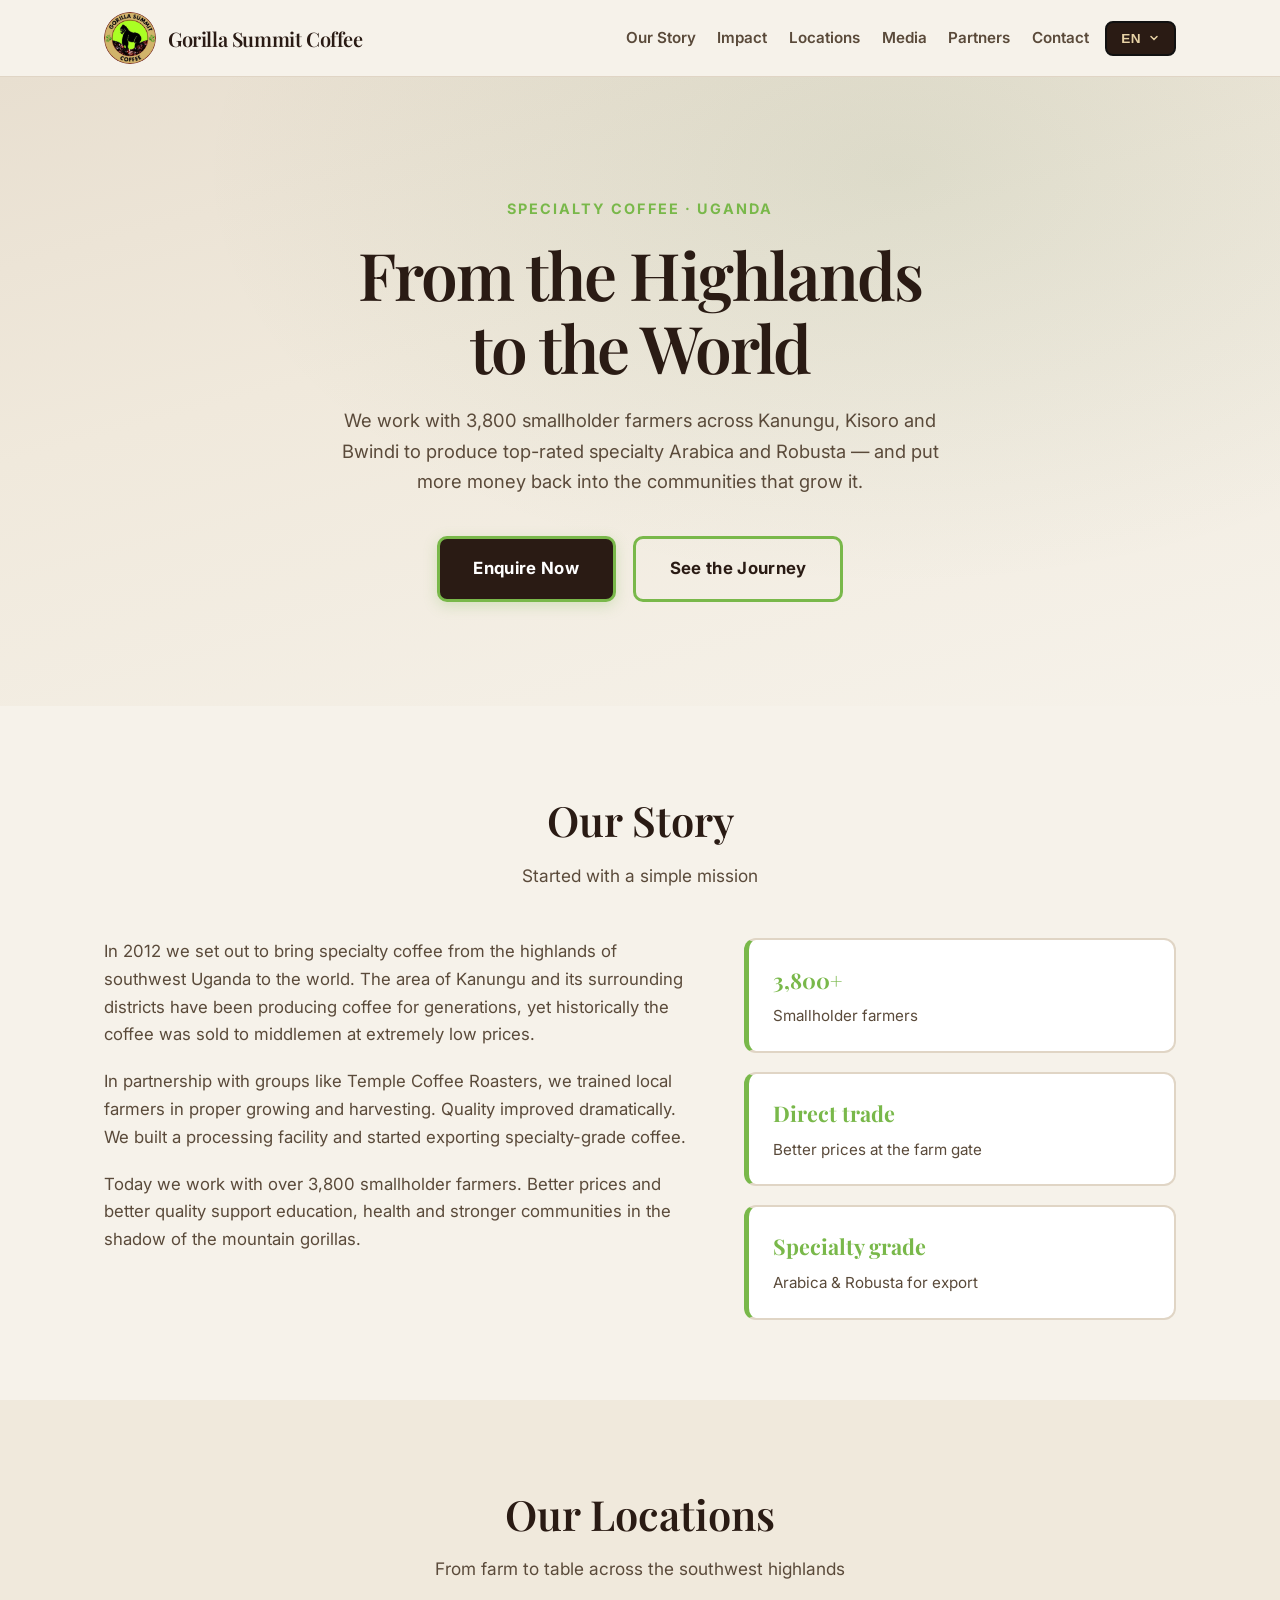
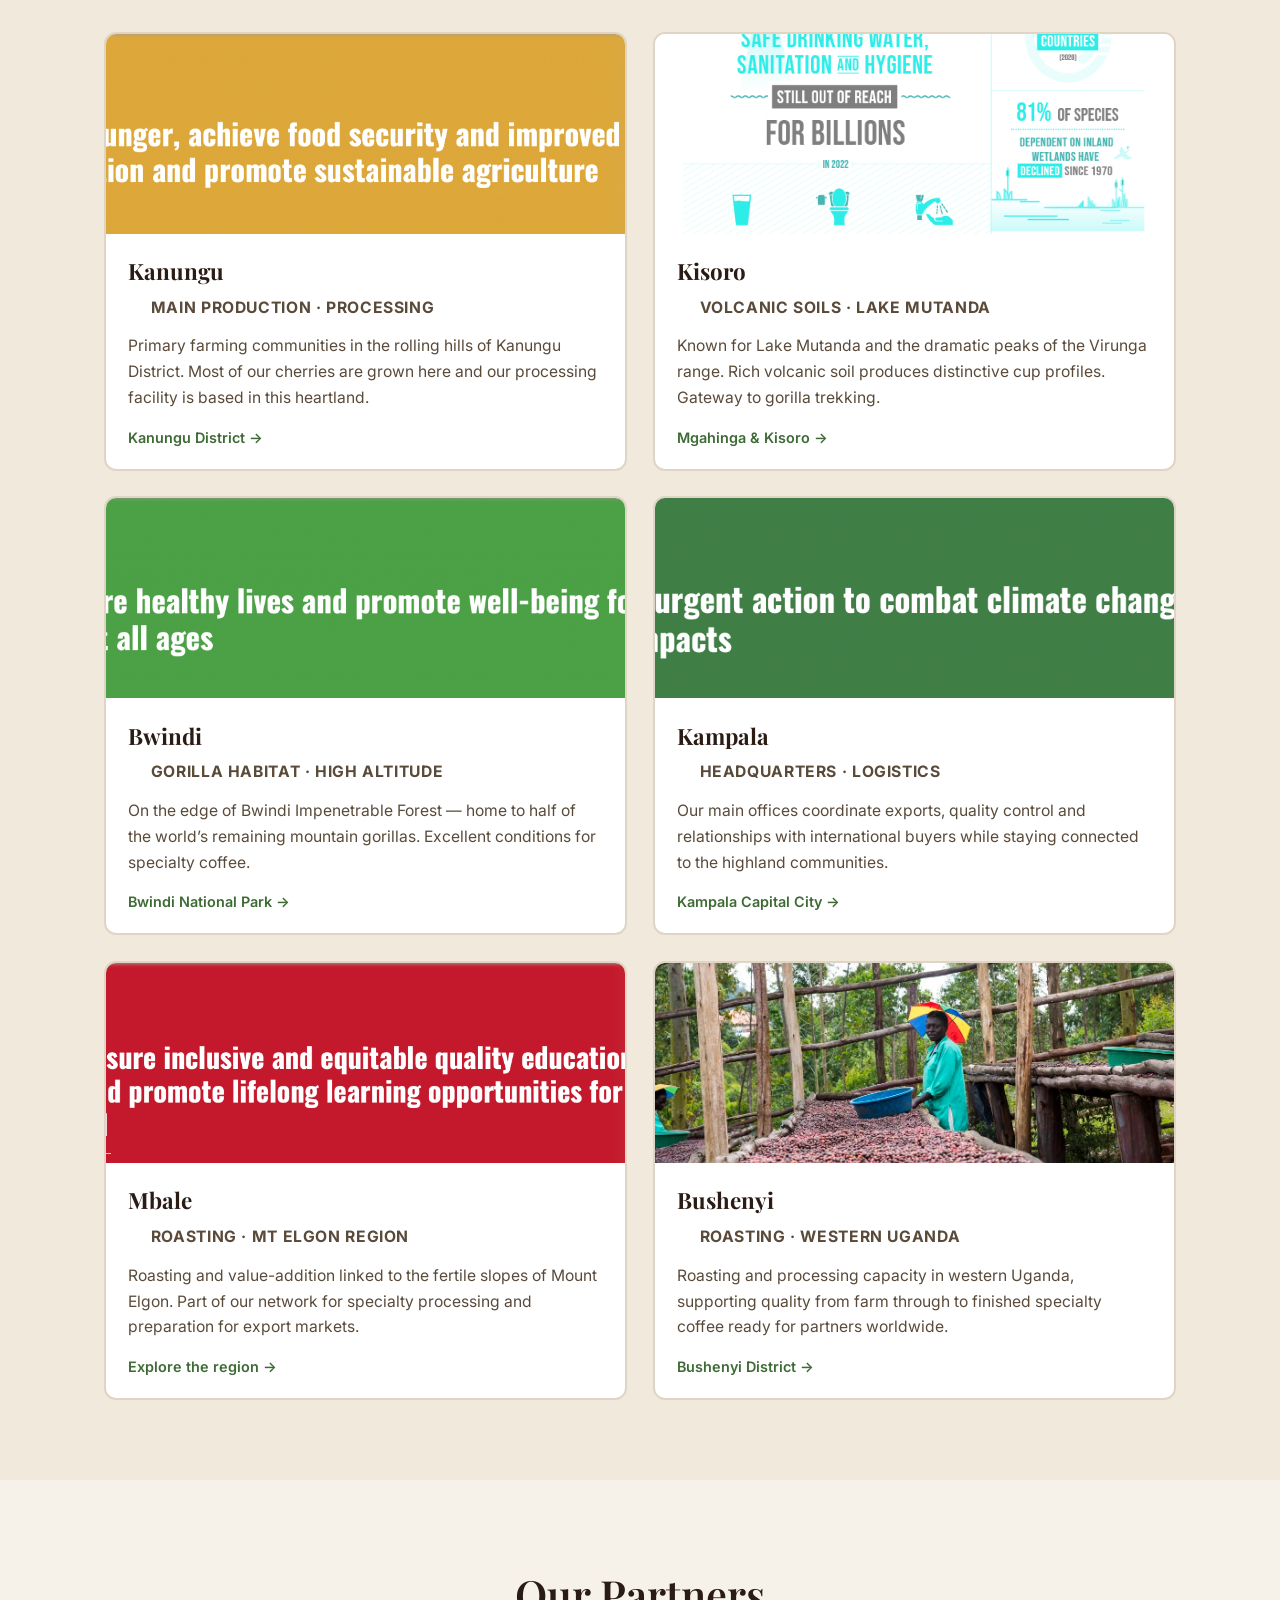
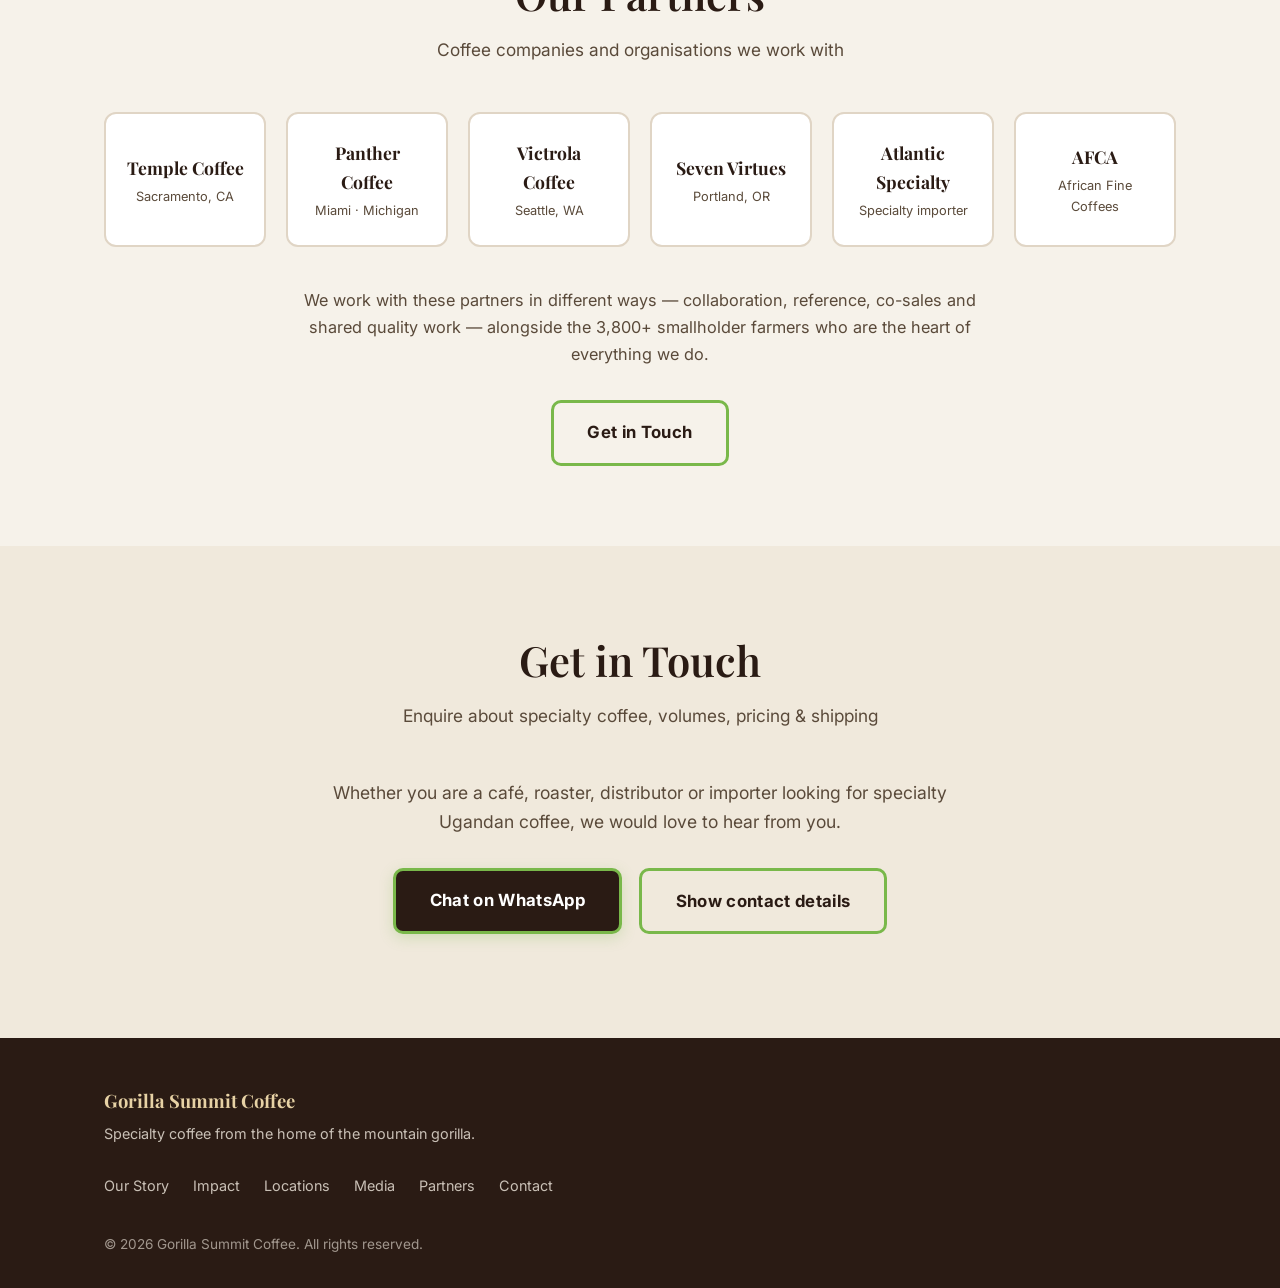
<file: index.html>
<!DOCTYPE html>
<html lang="en">
<head>
  <meta charset="UTF-8">
  <meta name="viewport" content="width=device-width, initial-scale=1.0">
  <title>Gorilla Summit Coffee | Specialty Coffee from Uganda</title>
  <meta name="description" content="Gorilla Summit Coffee – specialty Arabica and Robusta from 3,800 smallholder farmers in the highlands of Kanungu, Kisoro and Bwindi, Uganda.">
  <meta property="og:title" content="Gorilla Summit Coffee | Specialty Coffee from Uganda">
  <meta property="og:description" content="Specialty Arabica and Robusta from 3,800 smallholder farmers in the highlands of southwest Uganda.">
  <meta property="og:type" content="website">
  <link rel="stylesheet" href="styles.css">
  <link rel="preconnect" href="https://fonts.googleapis.com">
  <link rel="preconnect" href="https://fonts.gstatic.com" crossorigin>
  <link href="https://fonts.googleapis.com/css2?family=Playfair+Display:wght@500;600;700&family=Inter:wght@400;500;600&display=swap" rel="stylesheet">
  <link rel="icon" href="assets/images/logo.png" type="image/png">
</head>
<body>
  <header class="header">
    <div class="container header-inner">
      <a href="index.html" class="logo">
        <img src="assets/images/logo.png" alt="Gorilla Summit Coffee" class="logo-img" width="52" height="52">
        <span>Gorilla Summit Coffee</span>
      </a>
      <div class="header-right">
        <nav class="nav" id="main-nav">
          <a href="index.html#about" data-i18n="nav-about">Our Story</a>
          <a href="impact.html" data-i18n="nav-impact">Impact</a>
          <a href="index.html#locations" data-i18n="nav-locations">Locations</a>
          <a href="media.html" data-i18n="nav-media">Media</a>
          <a href="index.html#partners" data-i18n="nav-partners">Partners</a>
          <a href="index.html#contact" data-i18n="nav-contact">Contact</a>
        </nav>
        <div class="lang-switcher">
          <button class="lang-btn" id="lang-btn" aria-label="Change language">
            <span id="current-lang">EN</span>
            <svg width="12" height="12" viewBox="0 0 12 12" fill="none"><path d="M3 4.5L6 7.5L9 4.5" stroke="currentColor" stroke-width="1.5" stroke-linecap="round"/></svg>
          </button>
          <div class="lang-dropdown" id="lang-dropdown">
            <button class="lang-option active" data-lang="en">English</button>
            <button class="lang-option" data-lang="zh">中文</button>
            <button class="lang-option" data-lang="ar">العربية</button>
            <button class="lang-option" data-lang="fr">Français</button>
            <button class="lang-option" data-lang="it">Italiano</button>
            <button class="lang-option" data-lang="ja">日本語</button>
          </div>
        </div>
        <button class="nav-toggle" id="nav-toggle" aria-label="Menu"><span></span><span></span><span></span></button>
      </div>
    </div>
  </header>

  <section class="hero">
    <div class="hero-overlay"></div>
    <div class="container hero-content">
      <p class="hero-eyebrow" data-i18n="hero-eyebrow">Specialty Coffee · Uganda</p>
      <h1 data-i18n="hero-title">From the Highlands<br>to the World</h1>
      <p class="hero-subtitle" data-i18n="hero-subtitle">We work with 3,800 smallholder farmers across Kanungu, Kisoro and Bwindi to produce top-rated specialty Arabica and Robusta — and put more money back into the communities that grow it.</p>
      <div class="hero-actions">
        <a href="#contact" class="btn" data-i18n="btn-enquire">Enquire Now</a>
        <a href="media.html" class="btn btn-outline" data-i18n="btn-journey">See the Journey</a>
      </div>
    </div>
  </section>

  <section id="about" class="section">
    <div class="container">
      <div class="section-header">
        <h2 data-i18n="about-title">Our Story</h2>
        <p data-i18n="about-subtitle">Started with a simple mission</p>
      </div>
      <div class="about-grid">
        <div class="about-text">
          <p data-i18n="about-p1">In 2012 we set out to bring specialty coffee from the highlands of southwest Uganda to the world. The area of Kanungu and its surrounding districts have been producing coffee for generations, yet historically the coffee was sold to middlemen at extremely low prices.</p>
          <p data-i18n="about-p2">In partnership with groups like Temple Coffee Roasters, we trained local farmers in proper growing and harvesting. Quality improved dramatically. We built a processing facility and started exporting specialty-grade coffee.</p>
          <p data-i18n="about-p3">Today we work with over 3,800 smallholder farmers. Better prices and better quality support education, health and stronger communities in the shadow of the mountain gorillas.</p>
        </div>
        <div class="about-highlights">
          <div class="highlight"><strong>3,800+</strong><span data-i18n="highlight-farmers">Smallholder farmers</span></div>
          <div class="highlight"><strong data-i18n="highlight-trade">Direct trade</strong><span data-i18n="highlight-prices">Better prices at the farm gate</span></div>
          <div class="highlight"><strong data-i18n="highlight-grade">Specialty grade</strong><span data-i18n="highlight-arabica">Arabica & Robusta for export</span></div>
        </div>
      </div>
    </div>
  </section>

  <section id="locations" class="section section-alt">
    <div class="container">
      <div class="section-header">
        <h2 data-i18n="locations-title">Our Locations</h2>
        <p data-i18n="locations-subtitle">From farm to table across the southwest highlands</p>
      </div>
      <div class="locations-grid">
        <article class="location-card">
          <img src="assets/images/image_023.png" alt="Coffee farms in Kanungu" loading="lazy">
          <h3>Kanungu</h3>
          <p class="location-tag">Main production · Processing</p>
          <p>Primary farming communities in the rolling hills of Kanungu District. Most of our cherries are grown here and our processing facility is based in this heartland.</p>
          <a class="card-link" href="https://kanungu.go.ug/" target="_blank" rel="noopener">Kanungu District →</a>
        </article>
        <article class="location-card">
          <img src="assets/images/image_025.jpg" alt="Kisoro highlands and volcanic soils" loading="lazy">
          <h3>Kisoro</h3>
          <p class="location-tag">Volcanic soils · Lake Mutanda</p>
          <p>Known for Lake Mutanda and the dramatic peaks of the Virunga range. Rich volcanic soil produces distinctive cup profiles. Gateway to gorilla trekking.</p>
          <a class="card-link" href="https://www.ugandawildlife.org/explore-our-parks/parks-by-name-a-z/mgahinga-gorilla-national-park" target="_blank" rel="noopener">Mgahinga & Kisoro →</a>
        </article>
        <article class="location-card">
          <img src="assets/images/image_038.png" alt="Bwindi area coffee and forest" loading="lazy">
          <h3>Bwindi</h3>
          <p class="location-tag">Gorilla habitat · High altitude</p>
          <p>On the edge of Bwindi Impenetrable Forest — home to half of the world’s remaining mountain gorillas. Excellent conditions for specialty coffee.</p>
          <a class="card-link" href="https://www.ugandawildlife.org/explore-our-parks/parks-by-name-a-z/bwindi-impenetrable-national-park" target="_blank" rel="noopener">Bwindi National Park →</a>
        </article>
        <article class="location-card">
          <img src="assets/images/image_041.png" alt="Kampala logistics and HQ" loading="lazy">
          <h3>Kampala</h3>
          <p class="location-tag">Headquarters · Logistics</p>
          <p>Our main offices coordinate exports, quality control and relationships with international buyers while staying connected to the highland communities.</p>
          <a class="card-link" href="https://www.kcca.go.ug/" target="_blank" rel="noopener">Kampala Capital City →</a>
        </article>
        <article class="location-card">
          <img src="assets/images/image_096.png" alt="Roasting and value addition" loading="lazy">
          <h3>Mbale</h3>
          <p class="location-tag">Roasting · Mt Elgon region</p>
          <p>Roasting and value-addition linked to the fertile slopes of Mount Elgon. Part of our network for specialty processing and preparation for export markets.</p>
          <a class="card-link" href="https://www.ugandawildlife.org/" target="_blank" rel="noopener">Explore the region →</a>
        </article>
        <article class="location-card">
          <img src="assets/images/image_097.jpeg" alt="Western Uganda processing" loading="lazy">
          <h3>Bushenyi</h3>
          <p class="location-tag">Roasting · Western Uganda</p>
          <p>Roasting and processing capacity in western Uganda, supporting quality from farm through to finished specialty coffee ready for partners worldwide.</p>
          <a class="card-link" href="https://www.bushenyi.go.ug/" target="_blank" rel="noopener">Bushenyi District →</a>
        </article>
      </div>
    </div>
  </section>

  <section id="partners" class="section">
    <div class="container">
      <div class="section-header">
        <h2 data-i18n="partners-title">Our Partners</h2>
        <p data-i18n="partners-subtitle">Coffee companies and organisations we work with</p>
      </div>
      <div class="partners-logos">
        <a class="partner-logo-card" href="https://templecoffee.com" target="_blank" rel="noopener"><strong>Temple Coffee</strong><span>Sacramento, CA</span></a>
        <a class="partner-logo-card" href="https://panthercoffee.com" target="_blank" rel="noopener"><strong>Panther Coffee</strong><span>Miami · Michigan</span></a>
        <a class="partner-logo-card" href="https://victrolacoffee.com" target="_blank" rel="noopener"><strong>Victrola Coffee</strong><span>Seattle, WA</span></a>
        <a class="partner-logo-card" href="https://sevenvirtuespdx.com" target="_blank" rel="noopener"><strong>Seven Virtues</strong><span>Portland, OR</span></a>
        <a class="partner-logo-card" href="https://atlanticspecialtycoffee.com" target="_blank" rel="noopener"><strong>Atlantic Specialty</strong><span>Specialty importer</span></a>
        <a class="partner-logo-card" href="https://afca.coffee" target="_blank" rel="noopener"><strong>AFCA</strong><span>African Fine Coffees</span></a>
      </div>
      <div class="partners-note">
        <p data-i18n="partners-note">We work with these partners in different ways — collaboration, reference, co-sales and shared quality work — alongside the 3,800+ smallholder farmers who are the heart of everything we do.</p>
      </div>
      <div class="partners-cta"><a href="#contact" class="btn btn-outline" data-i18n="btn-get-touch">Get in Touch</a></div>
    </div>
  </section>

  <section id="contact" class="section section-alt">
    <div class="container contact-inner">
      <div class="section-header">
        <h2 data-i18n="contact-title">Get in Touch</h2>
        <p data-i18n="contact-subtitle">Enquire about specialty coffee, volumes, pricing & shipping</p>
      </div>
      <p class="contact-intro" data-i18n="contact-intro">Whether you are a café, roaster, distributor or importer looking for specialty Ugandan coffee, we would love to hear from you.</p>
      <div class="contact-actions">
        <a href="https://wa.me/256772314778?text=Hello%20Ian%2C%20I%20am%20interested%20in%20Gorilla%20Summit%20Coffee." class="btn" target="_blank" rel="noopener" data-i18n="btn-whatsapp">Chat on WhatsApp</a>
        <button type="button" class="btn btn-outline" id="reveal-contact" data-i18n="btn-reveal">Show contact details</button>
      </div>
      <div class="contact-details hidden" id="contact-details">
        <div class="contact-person">
          <strong>Ian Abigaba</strong>
          <span class="role" data-i18n="role-main">Main contact · Farm & Sales</span>
          <p>+256 772 314 778<br><a href="mailto:ian@gorillasummitcoffee.com">ian@gorillasummitcoffee.com</a></p>
        </div>
        <div class="contact-person">
          <strong>Samuel Agaba Asiimwe</strong>
          <span class="role" data-i18n="role-comm">Communications & Web</span>
          <p>+256 778 966 385<br><a href="mailto:info@gorillasummitcoffee.com">info@gorillasummitcoffee.com</a></p>
        </div>
      </div>
    </div>
  </section>

  <footer class="footer">
    <div class="container footer-inner">
      <div class="footer-brand">
        <strong>Gorilla Summit Coffee</strong>
        <p data-i18n="footer-tagline">Specialty coffee from the home of the mountain gorilla.</p>
      </div>
      <div class="footer-links">
        <a href="index.html#about" data-i18n="nav-about">Our Story</a>
        <a href="impact.html" data-i18n="nav-impact">Impact</a>
        <a href="index.html#locations" data-i18n="nav-locations">Locations</a>
        <a href="media.html" data-i18n="nav-media">Media</a>
        <a href="index.html#partners" data-i18n="nav-partners">Partners</a>
        <a href="index.html#contact" data-i18n="nav-contact">Contact</a>
      </div>
      <p class="footer-copy">© 2026 Gorilla Summit Coffee. All rights reserved.</p>
    </div>
  </footer>

  <script src="i18n.js"></script>
  <script>
    const toggle = document.getElementById('nav-toggle');
    const nav = document.getElementById('main-nav');
    if (toggle && nav) toggle.addEventListener('click', () => nav.classList.toggle('open'));
    const langBtn = document.getElementById('lang-btn');
    const langDropdown = document.getElementById('lang-dropdown');
    if (langBtn && langDropdown) {
      langBtn.addEventListener('click', (e) => {
        e.stopPropagation();
        langDropdown.classList.toggle('open');
      });
      document.addEventListener('click', () => langDropdown.classList.remove('open'));
    }
    const revealBtn = document.getElementById('reveal-contact');
    const details = document.getElementById('contact-details');
    if (revealBtn && details) {
      revealBtn.addEventListener('click', () => {
        details.classList.toggle('hidden');
        if (details.classList.contains('hidden')) {
          revealBtn.setAttribute('data-i18n', 'btn-reveal');
          if (window.setLanguage) setLanguage(localStorage.getItem('gsc-lang') || 'en');
        } else {
          revealBtn.removeAttribute('data-i18n');
          revealBtn.textContent = 'Hide details';
        }
      });
    }
  </script>
</body>
</html>
</file>
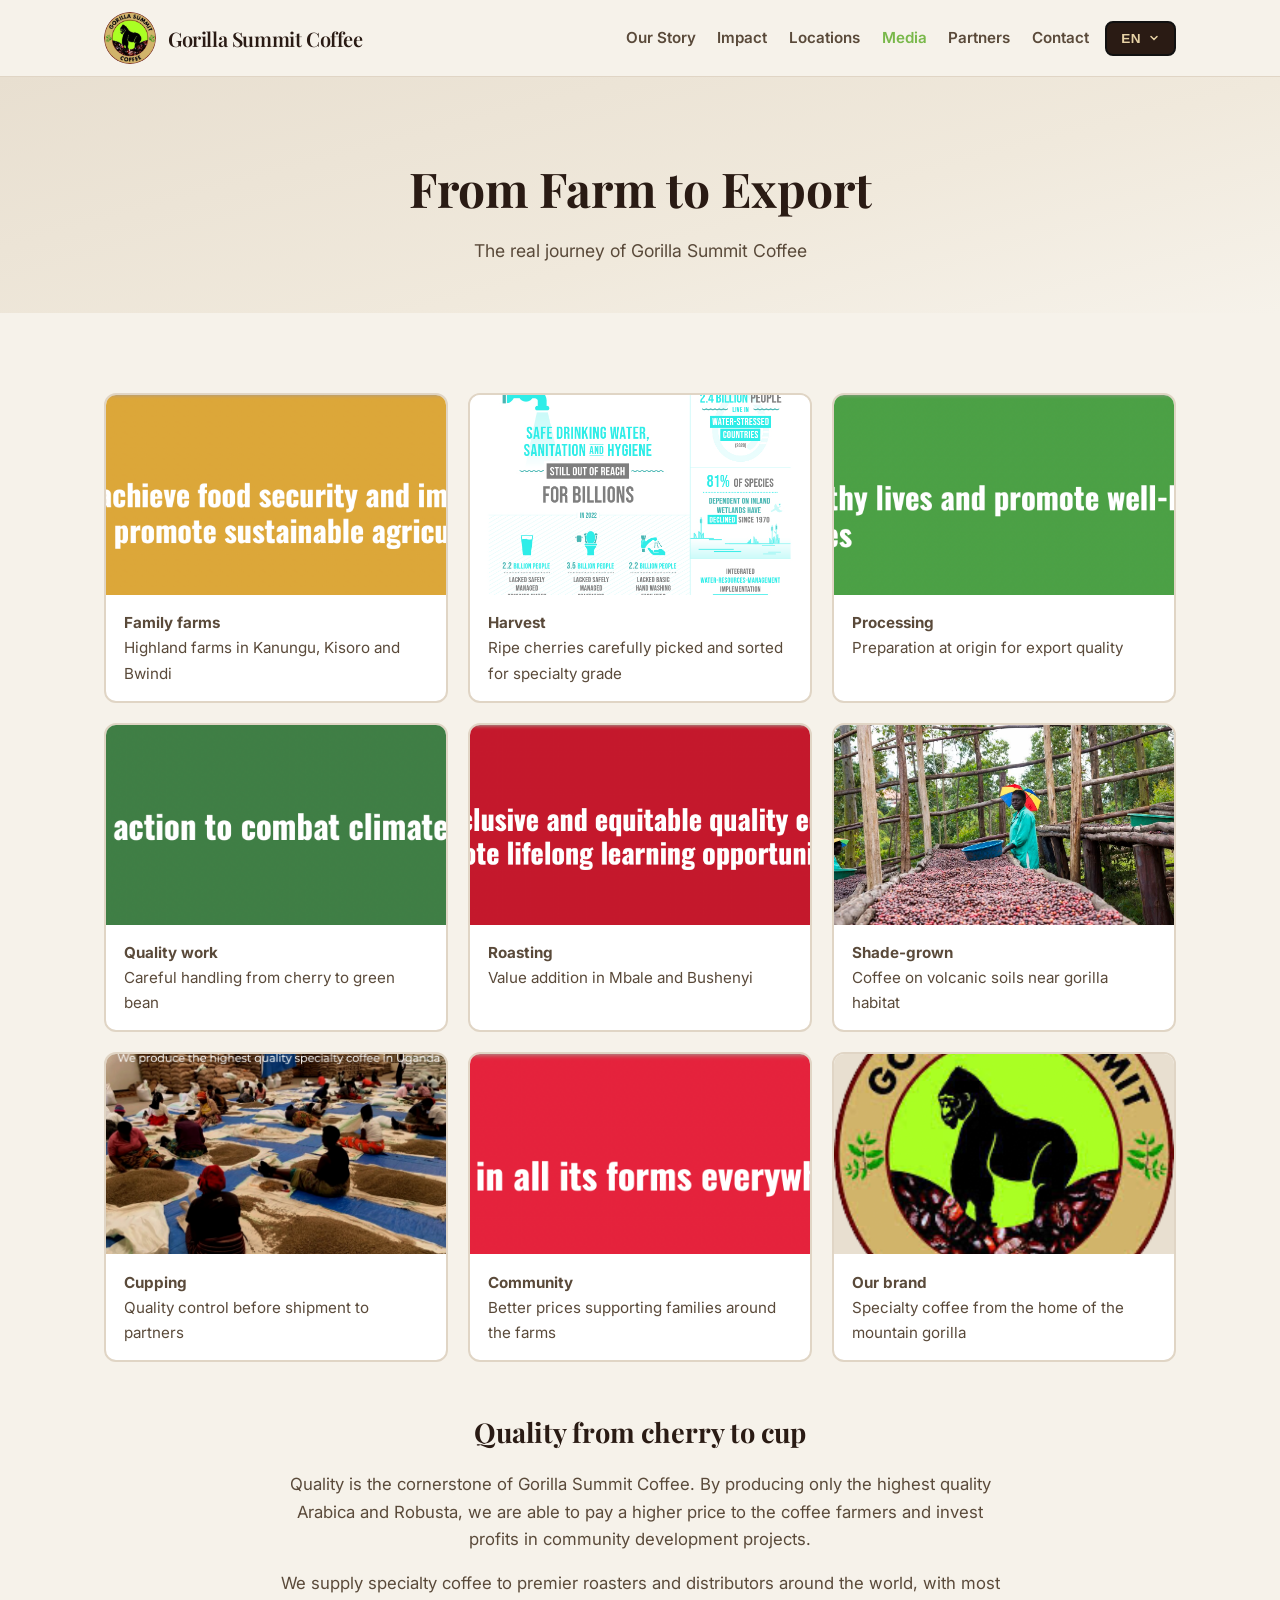
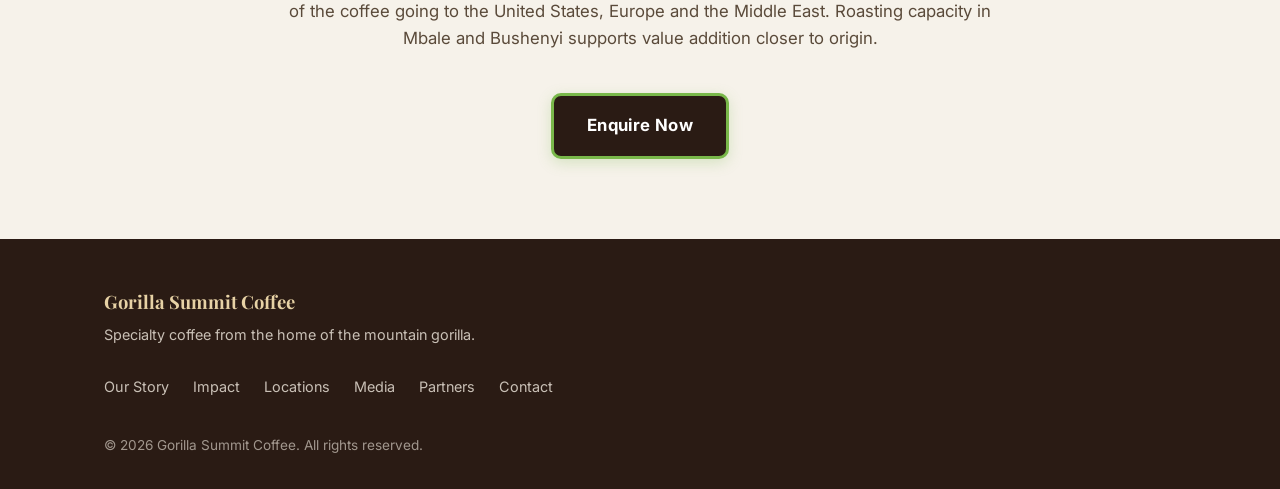
<file: media.html>
<!DOCTYPE html>
<html lang="en">
<head>
  <meta charset="UTF-8">
  <meta name="viewport" content="width=device-width, initial-scale=1.0">
  <title>From Farm to Export | Gorilla Summit Coffee</title>
  <meta name="description" content="The journey of Gorilla Summit Coffee — from highland farms in Kanungu, Kisoro and Bwindi to export partners around the world.">
  <link rel="stylesheet" href="styles.css">
  <link rel="preconnect" href="https://fonts.googleapis.com">
  <link rel="preconnect" href="https://fonts.gstatic.com" crossorigin>
  <link href="https://fonts.googleapis.com/css2?family=Playfair+Display:wght@500;600;700&family=Inter:wght@400;500;600&display=swap" rel="stylesheet">
  <link rel="icon" href="assets/images/logo.png" type="image/png">
</head>
<body>
  <header class="header">
    <div class="container header-inner">
      <a href="index.html" class="logo">
        <img src="assets/images/logo.png" alt="Gorilla Summit Coffee" class="logo-img" width="52" height="52">
        <span>Gorilla Summit Coffee</span>
      </a>
      <div class="header-right">
        <nav class="nav" id="main-nav">
          <a href="index.html#about" data-i18n="nav-about">Our Story</a>
          <a href="impact.html" data-i18n="nav-impact">Impact</a>
          <a href="index.html#locations" data-i18n="nav-locations">Locations</a>
          <a href="media.html" class="active" data-i18n="nav-media">Media</a>
          <a href="index.html#partners" data-i18n="nav-partners">Partners</a>
          <a href="index.html#contact" data-i18n="nav-contact">Contact</a>
        </nav>
        <div class="lang-switcher">
          <button class="lang-btn" id="lang-btn" aria-label="Change language">
            <span id="current-lang">EN</span>
            <svg width="12" height="12" viewBox="0 0 12 12" fill="none"><path d="M3 4.5L6 7.5L9 4.5" stroke="currentColor" stroke-width="1.5" stroke-linecap="round"/></svg>
          </button>
          <div class="lang-dropdown" id="lang-dropdown">
            <button class="lang-option active" data-lang="en">English</button>
            <button class="lang-option" data-lang="zh">中文</button>
            <button class="lang-option" data-lang="ar">العربية</button>
            <button class="lang-option" data-lang="fr">Français</button>
            <button class="lang-option" data-lang="it">Italiano</button>
            <button class="lang-option" data-lang="ja">日本語</button>
          </div>
        </div>
        <button class="nav-toggle" id="nav-toggle" aria-label="Menu"><span></span><span></span><span></span></button>
      </div>
    </div>
  </header>

  <section class="page-hero">
    <div class="container">
      <h1>From Farm to Export</h1>
      <p>The real journey of Gorilla Summit Coffee</p>
    </div>
  </section>

  <section class="section">
    <div class="container">
      <div class="media-grid">
        <div class="media-item">
          <img src="assets/images/image_023.png" alt="Family farms in the highlands" loading="lazy">
          <p><strong>Family farms</strong><br>Highland farms in Kanungu, Kisoro and Bwindi</p>
        </div>
        <div class="media-item">
          <img src="assets/images/image_025.jpg" alt="Ripe coffee cherries" loading="lazy">
          <p><strong>Harvest</strong><br>Ripe cherries carefully picked and sorted for specialty grade</p>
        </div>
        <div class="media-item">
          <img src="assets/images/image_038.png" alt="Processing at origin" loading="lazy">
          <p><strong>Processing</strong><br>Preparation at origin for export quality</p>
        </div>
        <div class="media-item">
          <img src="assets/images/image_041.png" alt="Drying and quality work" loading="lazy">
          <p><strong>Quality work</strong><br>Careful handling from cherry to green bean</p>
        </div>
        <div class="media-item">
          <img src="assets/images/image_096.png" alt="Roasting and value addition" loading="lazy">
          <p><strong>Roasting</strong><br>Value addition in Mbale and Bushenyi</p>
        </div>
        <div class="media-item">
          <img src="assets/images/image_097.jpeg" alt="Shade-grown coffee" loading="lazy">
          <p><strong>Shade-grown</strong><br>Coffee on volcanic soils near gorilla habitat</p>
        </div>
        <div class="media-item">
          <img src="assets/images/image_113.jpg" alt="Cupping and quality control" loading="lazy">
          <p><strong>Cupping</strong><br>Quality control before shipment to partners</p>
        </div>
        <div class="media-item">
          <img src="assets/images/image_141.png" alt="Community and impact" loading="lazy">
          <p><strong>Community</strong><br>Better prices supporting families around the farms</p>
        </div>
        <div class="media-item">
          <img src="assets/images/logo.png" alt="Gorilla Summit Coffee logo" loading="lazy">
          <p><strong>Our brand</strong><br>Specialty coffee from the home of the mountain gorilla</p>
        </div>
      </div>

      <div class="media-story">
        <h2>Quality from cherry to cup</h2>
        <p>Quality is the cornerstone of Gorilla Summit Coffee. By producing only the highest quality Arabica and Robusta, we are able to pay a higher price to the coffee farmers and invest profits in community development projects.</p>
        <p>We supply specialty coffee to premier roasters and distributors around the world, with most of the coffee going to the United States, Europe and the Middle East. Roasting capacity in Mbale and Bushenyi supports value addition closer to origin.</p>
      </div>

      <div class="partners-cta" style="margin-top: 2.5rem;">
        <a href="index.html#contact" class="btn">Enquire Now</a>
      </div>
    </div>
  </section>

  <footer class="footer">
    <div class="container footer-inner">
      <div class="footer-brand">
        <strong>Gorilla Summit Coffee</strong>
        <p>Specialty coffee from the home of the mountain gorilla.</p>
      </div>
      <div class="footer-links">
        <a href="index.html#about">Our Story</a>
        <a href="impact.html">Impact</a>
        <a href="index.html#locations">Locations</a>
        <a href="media.html">Media</a>
        <a href="index.html#partners">Partners</a>
        <a href="index.html#contact">Contact</a>
      </div>
      <p class="footer-copy">© 2026 Gorilla Summit Coffee. All rights reserved.</p>
    </div>
  </footer>

  <script src="i18n.js"></script>
  <script>
    const toggle = document.getElementById('nav-toggle');
    const nav = document.getElementById('main-nav');
    if (toggle && nav) toggle.addEventListener('click', () => nav.classList.toggle('open'));
    const langBtn = document.getElementById('lang-btn');
    const langDropdown = document.getElementById('lang-dropdown');
    if (langBtn && langDropdown) {
      langBtn.addEventListener('click', (e) => { e.stopPropagation(); langDropdown.classList.toggle('open'); });
      document.addEventListener('click', () => langDropdown.classList.remove('open'));
    }
  </script>
</body>
</html>
</file>
<file: styles.css>
/* ============================================
   Gorilla Summit Coffee – 2026 Redesign
   Bold, colourful, professional
   ============================================ */

*, *::before, *::after {
  box-sizing: border-box;
  margin: 0;
  padding: 0;
}

:root {
  --color-forest-green: #3E6B35;
  --color-leaf-green: #79B84A;
  --color-spring: #8BC34A;
  --color-coffee-brown: #5A3825;
  --color-espresso: #2A1B14;
  --color-dark: #111111;
  --color-cream: #E7D2A5;
  --color-beige: #D8C19B;
  --color-ivory: #F6F2EA;
  --color-gold: #C9A227;

  --color-bg: var(--color-ivory);
  --color-bg-alt: #F0E9DC;
  --color-bg-dark: var(--color-espresso);
  --color-text: var(--color-dark);
  --color-text-muted: #5A4A3A;
  --color-accent: var(--color-espresso);
  --color-accent-light: var(--color-coffee-brown);
  --color-green: var(--color-forest-green);
  --color-green-light: var(--color-leaf-green);
  --color-border: #E0D5C5;
  --color-white: #ffffff;

  --font-serif: 'Playfair Display', Georgia, serif;
  --font-sans: 'Inter', system-ui, -apple-system, sans-serif;

  --radius: 12px;
  --shadow: 0 12px 30px rgba(42, 27, 20, 0.08);
  --transition: 0.2s ease;
}

html {
  scroll-behavior: smooth;
}

body {
  font-family: var(--font-sans);
  background: var(--color-bg);
  color: var(--color-text);
  line-height: 1.65;
  -webkit-font-smoothing: antialiased;
}

img {
  max-width: 100%;
  height: auto;
  display: block;
}

a {
  color: inherit;
  text-decoration: none;
}

.container {
  width: 100%;
  max-width: 1120px;
  margin: 0 auto;
  padding: 0 1.5rem;
}

/* ---------- Header ---------- */
.header {
  position: sticky;
  top: 0;
  z-index: 100;
  background: rgba(246, 242, 234, 0.96);
  backdrop-filter: blur(14px);
  border-bottom: 1px solid var(--color-border);
}

.header-inner {
  display: flex;
  align-items: center;
  justify-content: space-between;
  height: 76px;
}

.logo {
  display: flex;
  align-items: center;
  gap: 0.75rem;
  font-family: var(--font-serif);
  font-size: 1.25rem;
  font-weight: 600;
  color: var(--color-accent);
  letter-spacing: -0.02em;
}

.logo-img {
  height: 52px;
  width: auto;
  border-radius: 50%;
}

.header-right {
  display: flex;
  align-items: center;
  gap: 1rem;
}

.lang-switcher {
  position: relative;
}

.lang-btn {
  display: flex;
  align-items: center;
  gap: 0.4rem;
  background: var(--color-espresso);
  border: 2px solid var(--color-dark);
  border-radius: 8px;
  padding: 0.5rem 0.9rem;
  font-size: 0.85rem;
  font-weight: 700;
  letter-spacing: 0.04em;
  color: var(--color-cream);
  cursor: pointer;
  transition: background var(--transition), transform 0.15s;
}

.lang-btn:hover {
  background: var(--color-coffee-brown);
}

.lang-dropdown {
  display: none;
  position: absolute;
  top: calc(100% + 8px);
  right: 0;
  background: var(--color-white);
  border: 1px solid var(--color-border);
  border-radius: 10px;
  box-shadow: 0 16px 40px rgba(42, 27, 20, 0.14);
  min-width: 160px;
  z-index: 200;
  overflow: hidden;
  padding: 0.35rem 0;
}

.lang-dropdown.open {
  display: block;
}

.lang-option {
  display: block;
  width: 100%;
  text-align: left;
  padding: 0.7rem 1.15rem;
  background: none;
  border: none;
  font-size: 0.95rem;
  color: var(--color-text);
  cursor: pointer;
}

.lang-option:hover,
.lang-option.active {
  background: rgba(62, 107, 53, 0.09);
  color: var(--color-forest-green);
  font-weight: 600;
}

.nav {
  display: flex;
  gap: 1.35rem;
}

.nav a {
  font-size: 0.95rem;
  font-weight: 600;
  color: var(--color-text-muted);
  transition: color var(--transition);
}

.nav a:hover,
.nav a.active {
  color: var(--color-leaf-green);
}

.nav-toggle {
  display: none;
  flex-direction: column;
  gap: 5px;
  background: none;
  border: none;
  cursor: pointer;
  padding: 6px;
}

.nav-toggle span {
  display: block;
  width: 22px;
  height: 2px;
  background: var(--color-accent);
}

/* ---------- Buttons ---------- */
.btn {
  display: inline-block;
  padding: 1rem 2.1rem;
  background: var(--color-espresso);
  color: var(--color-white);
  font-size: 1.05rem;
  font-weight: 700;
  border-radius: 10px;
  border: 3px solid var(--color-leaf-green);
  transition: all 0.2s ease;
  box-shadow: 0 4px 14px rgba(121, 184, 74, 0.25);
  letter-spacing: 0.02em;
  cursor: pointer;
  font-family: inherit;
}

.btn:hover {
  background: var(--color-leaf-green);
  color: var(--color-dark);
  border-color: var(--color-spring);
  transform: translateY(-2px);
  box-shadow: 0 8px 22px rgba(121, 184, 74, 0.35);
}

.btn-outline {
  background: transparent;
  color: var(--color-espresso);
  border: 3px solid var(--color-leaf-green);
  box-shadow: none;
}

.btn-outline:hover {
  background: var(--color-leaf-green);
  color: var(--color-dark);
  border-color: var(--color-spring);
}

/* ---------- Hero (clean gradient, no broken large image) ---------- */
.hero {
  position: relative;
  padding: 7.5rem 0 6.5rem;
  background:
    linear-gradient(165deg, #E8DFD0 0%, #F0E9DC 40%, var(--color-bg) 100%);
  text-align: center;
  overflow: hidden;
}

.hero-overlay {
  position: absolute;
  inset: 0;
  background: radial-gradient(ellipse at 70% 15%, rgba(62, 107, 53, 0.1) 0%, transparent 55%);
  pointer-events: none;
}

.hero-content {
  position: relative;
  z-index: 1;
}

.hero-eyebrow {
  font-size: 0.9rem;
  font-weight: 700;
  letter-spacing: 0.14em;
  text-transform: uppercase;
  color: var(--color-leaf-green);
  margin-bottom: 1rem;
}

.hero h1 {
  font-family: var(--font-serif);
  font-size: clamp(2.5rem, 6.5vw, 4.1rem);
  font-weight: 600;
  line-height: 1.12;
  color: var(--color-accent);
  margin-bottom: 1.35rem;
  letter-spacing: -0.03em;
}

.hero-subtitle {
  font-size: 1.15rem;
  color: var(--color-text-muted);
  max-width: 600px;
  margin: 0 auto 2.5rem;
}

.hero-actions {
  display: flex;
  gap: 1.1rem;
  justify-content: center;
  flex-wrap: wrap;
}

/* ---------- Page Hero ---------- */
.page-hero {
  padding: 4.5rem 0 3rem;
  background: linear-gradient(165deg, #E8DFD0 0%, var(--color-bg-alt) 60%, var(--color-bg) 100%);
  text-align: center;
}

.page-hero h1 {
  font-family: var(--font-serif);
  font-size: clamp(2.1rem, 5vw, 3rem);
  color: var(--color-accent);
  margin-bottom: 0.5rem;
}

.page-hero p {
  color: var(--color-text-muted);
  font-size: 1.1rem;
}

/* ---------- Sections ---------- */
.section {
  padding: 5rem 0;
}

.section-alt {
  background: var(--color-bg-alt);
}

.section-header {
  text-align: center;
  margin-bottom: 3rem;
}

.section-header h2 {
  font-family: var(--font-serif);
  font-size: clamp(2rem, 4vw, 2.6rem);
  font-weight: 600;
  color: var(--color-accent);
  margin-bottom: 0.45rem;
}

.section-header p {
  color: var(--color-text-muted);
  font-size: 1.08rem;
}

/* ---------- About ---------- */
.about-grid {
  display: grid;
  grid-template-columns: 1.35fr 1fr;
  gap: 3.5rem;
  align-items: start;
}

.about-text p {
  margin-bottom: 1.2rem;
  color: var(--color-text-muted);
  font-size: 1.05rem;
}

.about-highlights {
  display: flex;
  flex-direction: column;
  gap: 1.15rem;
}

.highlight {
  padding: 1.4rem 1.5rem;
  background: var(--color-white);
  border: 2px solid var(--color-border);
  border-radius: var(--radius);
  border-left: 5px solid var(--color-leaf-green);
}

.highlight strong {
  display: block;
  font-size: 1.35rem;
  font-family: var(--font-serif);
  color: var(--color-leaf-green);
  margin-bottom: 0.25rem;
}

.highlight span {
  font-size: 0.95rem;
  color: var(--color-text-muted);
}

/* ---------- Locations ---------- */
.locations-grid {
  display: grid;
  grid-template-columns: repeat(2, 1fr);
  gap: 1.6rem;
}

.location-card {
  background: var(--color-white);
  padding: 0;
  border-radius: var(--radius);
  border: 2px solid var(--color-border);
  overflow: hidden;
  transition: transform var(--transition), box-shadow var(--transition), border-color var(--transition);
}

.location-card:hover {
  transform: translateY(-4px);
  box-shadow: var(--shadow);
  border-color: var(--color-leaf-green);
}

.location-card img {
  width: 100%;
  height: 200px;
  object-fit: cover;
  background: #E8DFD0;
}

.location-card h3 {
  font-family: var(--font-serif);
  font-size: 1.4rem;
  color: var(--color-accent);
  margin: 1.2rem 1.4rem 0.3rem;
}

.location-tag {
  font-size: 0.8rem;
  font-weight: 700;
  letter-spacing: 0.04em;
  text-transform: uppercase;
  color: var(--color-leaf-green);
  margin: 0 1.4rem 0.7rem;
}

.location-card p {
  color: var(--color-text-muted);
  font-size: 0.98rem;
  padding: 0 1.4rem;
  margin-bottom: 0.8rem;
}

.location-card .card-link {
  display: inline-block;
  margin: 0 1.4rem 1.2rem;
  font-size: 0.9rem;
  font-weight: 600;
  color: var(--color-forest-green);
}

.location-card .card-link:hover {
  text-decoration: underline;
}

/* ---------- Impact ---------- */
.impact-intro {
  max-width: 720px;
  margin: 0 auto 2.5rem;
  text-align: center;
  font-size: 1.1rem;
  color: var(--color-text-muted);
}

.sdg-heading {
  font-family: var(--font-serif);
  font-size: 1.6rem;
  text-align: center;
  color: var(--color-accent);
  margin: 2.5rem 0 1.5rem;
}

.sdg-grid {
  display: grid;
  grid-template-columns: repeat(2, 1fr);
  gap: 1.4rem;
  margin-bottom: 1rem;
}

.sdg-card {
  background: var(--color-white);
  border: 2px solid var(--color-border);
  border-radius: var(--radius);
  padding: 1.6rem;
  transition: border-color var(--transition), transform var(--transition);
}

.sdg-card:hover {
  border-color: var(--color-leaf-green);
  transform: translateY(-3px);
}

.sdg-number {
  width: 42px;
  height: 42px;
  background: var(--color-leaf-green);
  color: var(--color-dark);
  font-weight: 800;
  font-size: 1.15rem;
  border-radius: 10px;
  display: flex;
  align-items: center;
  justify-content: center;
  margin-bottom: 0.9rem;
}

.sdg-card h3 {
  font-family: var(--font-serif);
  font-size: 1.2rem;
  color: var(--color-accent);
  margin-bottom: 0.5rem;
}

.sdg-card p {
  color: var(--color-text-muted);
  font-size: 0.95rem;
}

.impact-grid {
  display: grid;
  grid-template-columns: repeat(2, 1fr);
  gap: 1.5rem;
}

.impact-card {
  background: var(--color-white);
  padding: 1.9rem;
  border-radius: var(--radius);
  border: 2px solid var(--color-border);
  border-top: 5px solid var(--color-leaf-green);
}

.impact-card h3 {
  font-family: var(--font-serif);
  font-size: 1.3rem;
  color: var(--color-accent);
  margin-bottom: 0.7rem;
}

.impact-card p {
  color: var(--color-text-muted);
  font-size: 0.98rem;
}

/* ---------- Media ---------- */
.media-grid {
  display: grid;
  grid-template-columns: repeat(auto-fit, minmax(260px, 1fr));
  gap: 1.25rem;
  margin-bottom: 3rem;
}

.media-item {
  border-radius: 12px;
  overflow: hidden;
  border: 2px solid var(--color-border);
  background: var(--color-white);
  transition: transform var(--transition), border-color var(--transition);
}

.media-item:hover {
  transform: translateY(-3px);
  border-color: var(--color-leaf-green);
}

.media-item img {
  width: 100%;
  height: 200px;
  object-fit: cover;
  background: #E8DFD0;
}

.media-item p {
  padding: 0.95rem 1.1rem;
  font-size: 0.95rem;
  color: var(--color-text-muted);
  margin: 0;
}

.media-story {
  max-width: 720px;
  margin: 0 auto;
  text-align: center;
}

.media-story h2 {
  font-family: var(--font-serif);
  font-size: 1.7rem;
  color: var(--color-accent);
  margin-bottom: 1rem;
}

.media-story p {
  color: var(--color-text-muted);
  font-size: 1.05rem;
  margin-bottom: 1rem;
}

/* ---------- Partners ---------- */
.partners-logos {
  display: grid;
  grid-template-columns: repeat(auto-fit, minmax(160px, 1fr));
  gap: 1.25rem;
  margin-bottom: 2.5rem;
}

.partner-logo-card {
  background: var(--color-white);
  border: 2px solid var(--color-border);
  border-radius: var(--radius);
  padding: 1.5rem 1.2rem;
  display: flex;
  flex-direction: column;
  align-items: center;
  justify-content: center;
  min-height: 110px;
  text-align: center;
  transition: border-color 0.2s ease, transform 0.2s ease, box-shadow 0.2s ease;
}

.partner-logo-card:hover {
  border-color: var(--color-leaf-green);
  transform: translateY(-3px);
  box-shadow: var(--shadow);
}

.partner-logo-card strong {
  font-family: var(--font-serif);
  font-size: 1.1rem;
  color: var(--color-accent);
  display: block;
  margin-bottom: 0.25rem;
}

.partner-logo-card span {
  font-size: 0.8rem;
  color: var(--color-text-muted);
}

.partners-note {
  text-align: center;
  max-width: 720px;
  margin: 0 auto 2rem;
  color: var(--color-text-muted);
  font-size: 1.02rem;
}

.partners-cta {
  text-align: center;
}

/* ---------- Contact ---------- */
.contact-inner {
  text-align: center;
  max-width: 720px;
  margin: 0 auto;
}

.contact-intro {
  color: var(--color-text-muted);
  font-size: 1.1rem;
  margin-bottom: 2rem;
}

.contact-actions {
  display: flex;
  gap: 1.1rem;
  justify-content: center;
  flex-wrap: wrap;
  margin-bottom: 1.5rem;
}

.contact-details {
  display: grid;
  grid-template-columns: 1fr 1fr;
  gap: 1.5rem;
  text-align: left;
  margin-top: 1.5rem;
}

.contact-details.hidden {
  display: none;
}

.contact-person {
  background: var(--color-white);
  padding: 1.6rem;
  border-radius: var(--radius);
  border: 2px solid var(--color-border);
}

.contact-person strong {
  display: block;
  font-family: var(--font-serif);
  font-size: 1.15rem;
  color: var(--color-accent);
  margin-bottom: 0.25rem;
}

.contact-person .role {
  display: block;
  font-size: 0.82rem;
  font-weight: 700;
  letter-spacing: 0.03em;
  text-transform: uppercase;
  color: var(--color-leaf-green);
  margin-bottom: 0.9rem;
}

.contact-person p {
  color: var(--color-text-muted);
  font-size: 0.95rem;
  line-height: 1.7;
}

.contact-person a {
  color: var(--color-leaf-green);
  font-weight: 500;
}

.contact-person a:hover {
  text-decoration: underline;
}

/* ---------- Footer ---------- */
.footer {
  padding: 3rem 0 2rem;
  background: var(--color-bg-dark);
  color: #C9C0B6;
}

.footer-inner {
  display: grid;
  gap: 1.75rem;
}

.footer-brand strong {
  font-family: var(--font-serif);
  font-size: 1.15rem;
  color: var(--color-cream);
  display: block;
  margin-bottom: 0.35rem;
}

.footer-brand p {
  font-size: 0.9rem;
}

.footer-links {
  display: flex;
  gap: 1.5rem;
  flex-wrap: wrap;
}

.footer-links a {
  font-size: 0.9rem;
  color: #C9C0B6;
  transition: color var(--transition);
}

.footer-links a:hover {
  color: var(--color-leaf-green);
}

.footer-copy {
  font-size: 0.85rem;
  opacity: 0.75;
  margin-top: 0.5rem;
}

/* ---------- Responsive ---------- */
@media (max-width: 900px) {
  .about-grid,
  .locations-grid,
  .impact-grid,
  .sdg-grid {
    grid-template-columns: 1fr;
  }
  .contact-details {
    grid-template-columns: 1fr;
  }
}

@media (max-width: 768px) {
  .nav {
    display: none;
    position: absolute;
    top: 76px;
    left: 0;
    right: 0;
    background: var(--color-bg);
    flex-direction: column;
    padding: 1.25rem 1.5rem 1.5rem;
    border-bottom: 1px solid var(--color-border);
    gap: 0.9rem;
  }
  .nav.open {
    display: flex;
  }
  .nav-toggle {
    display: flex;
  }
  .hero {
    padding: 5.5rem 0 5rem;
  }
  .page-hero {
    padding: 3.5rem 0 2.5rem;
  }
  .section {
    padding: 3.75rem 0;
  }
  .hero-actions,
  .contact-actions {
    flex-direction: column;
    align-items: center;
  }
}

@media (max-width: 480px) {
  .header-inner {
    height: 68px;
  }
  .logo-img {
    height: 44px;
  }
  .logo span {
    display: none;
  }
  .hero h1 {
    font-size: 2.2rem;
  }
  .btn {
    width: 100%;
    max-width: 280px;
    text-align: center;
  }
}
</file>
